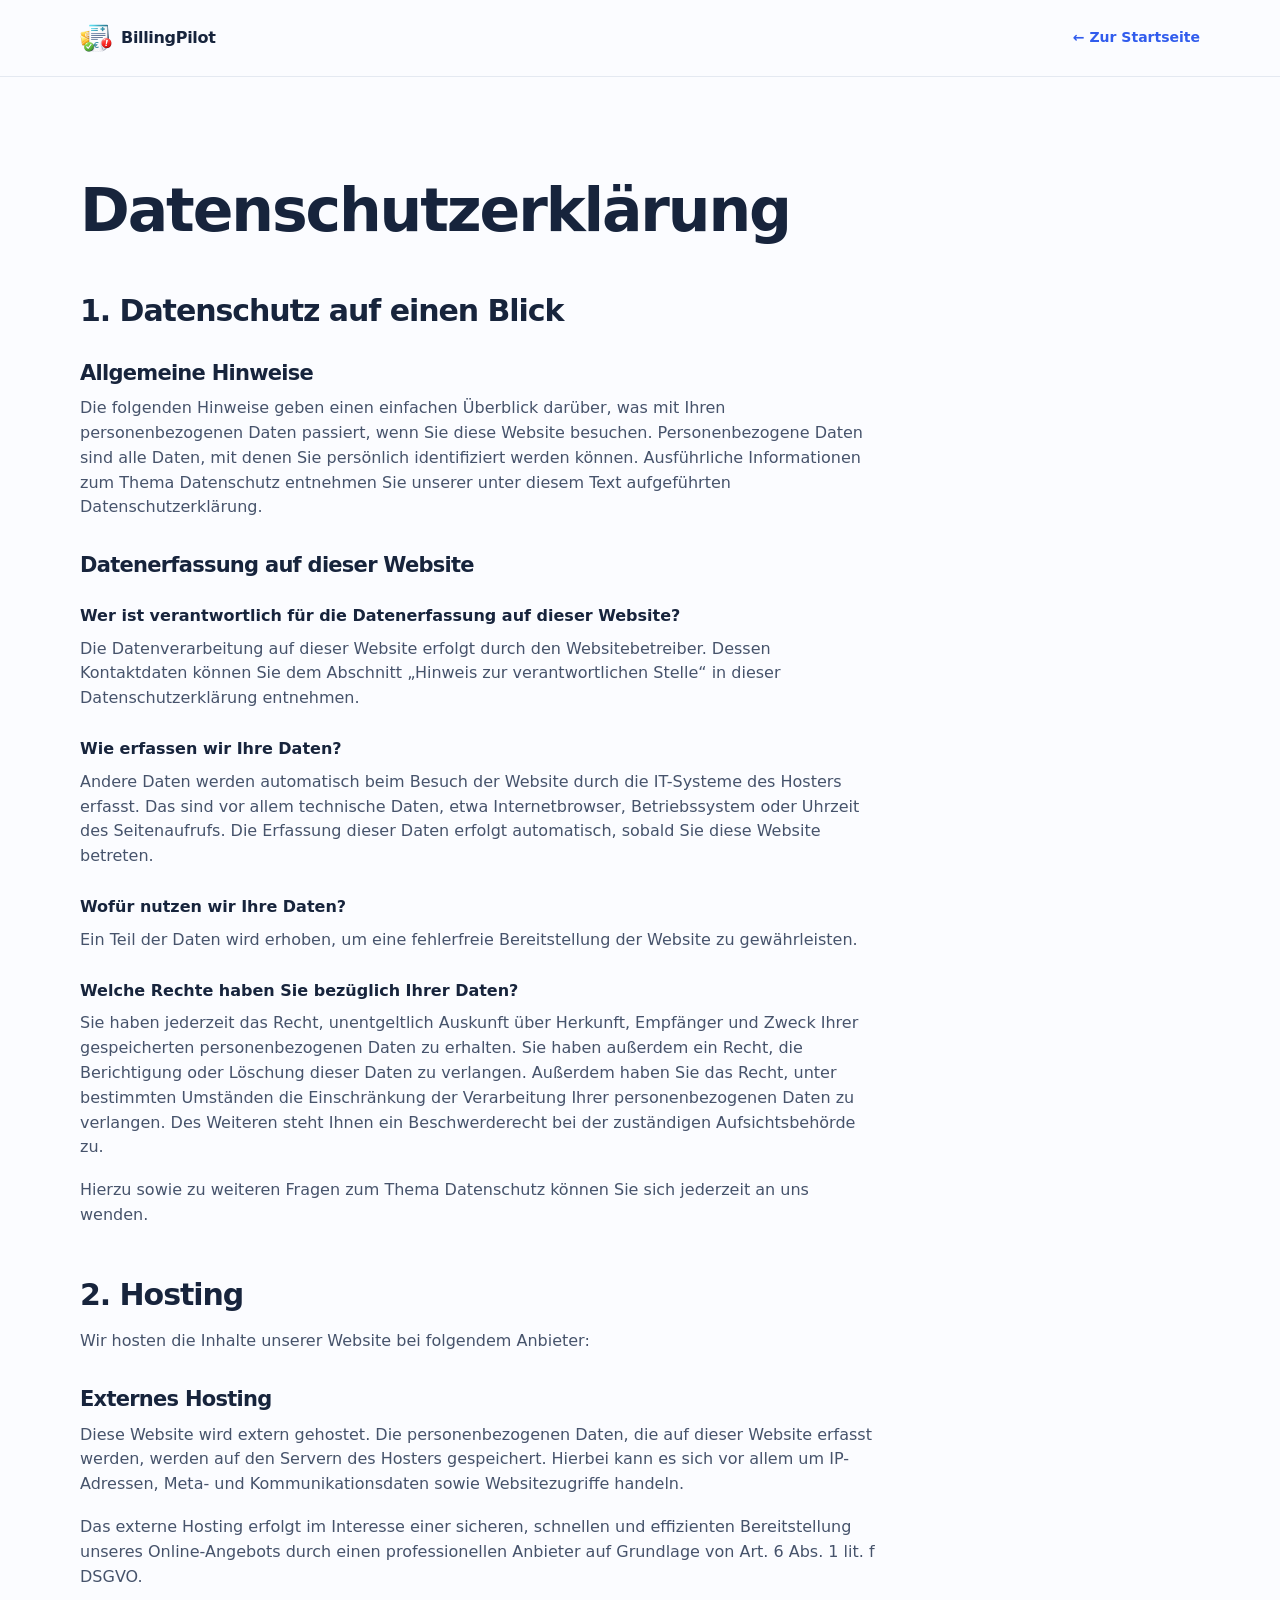
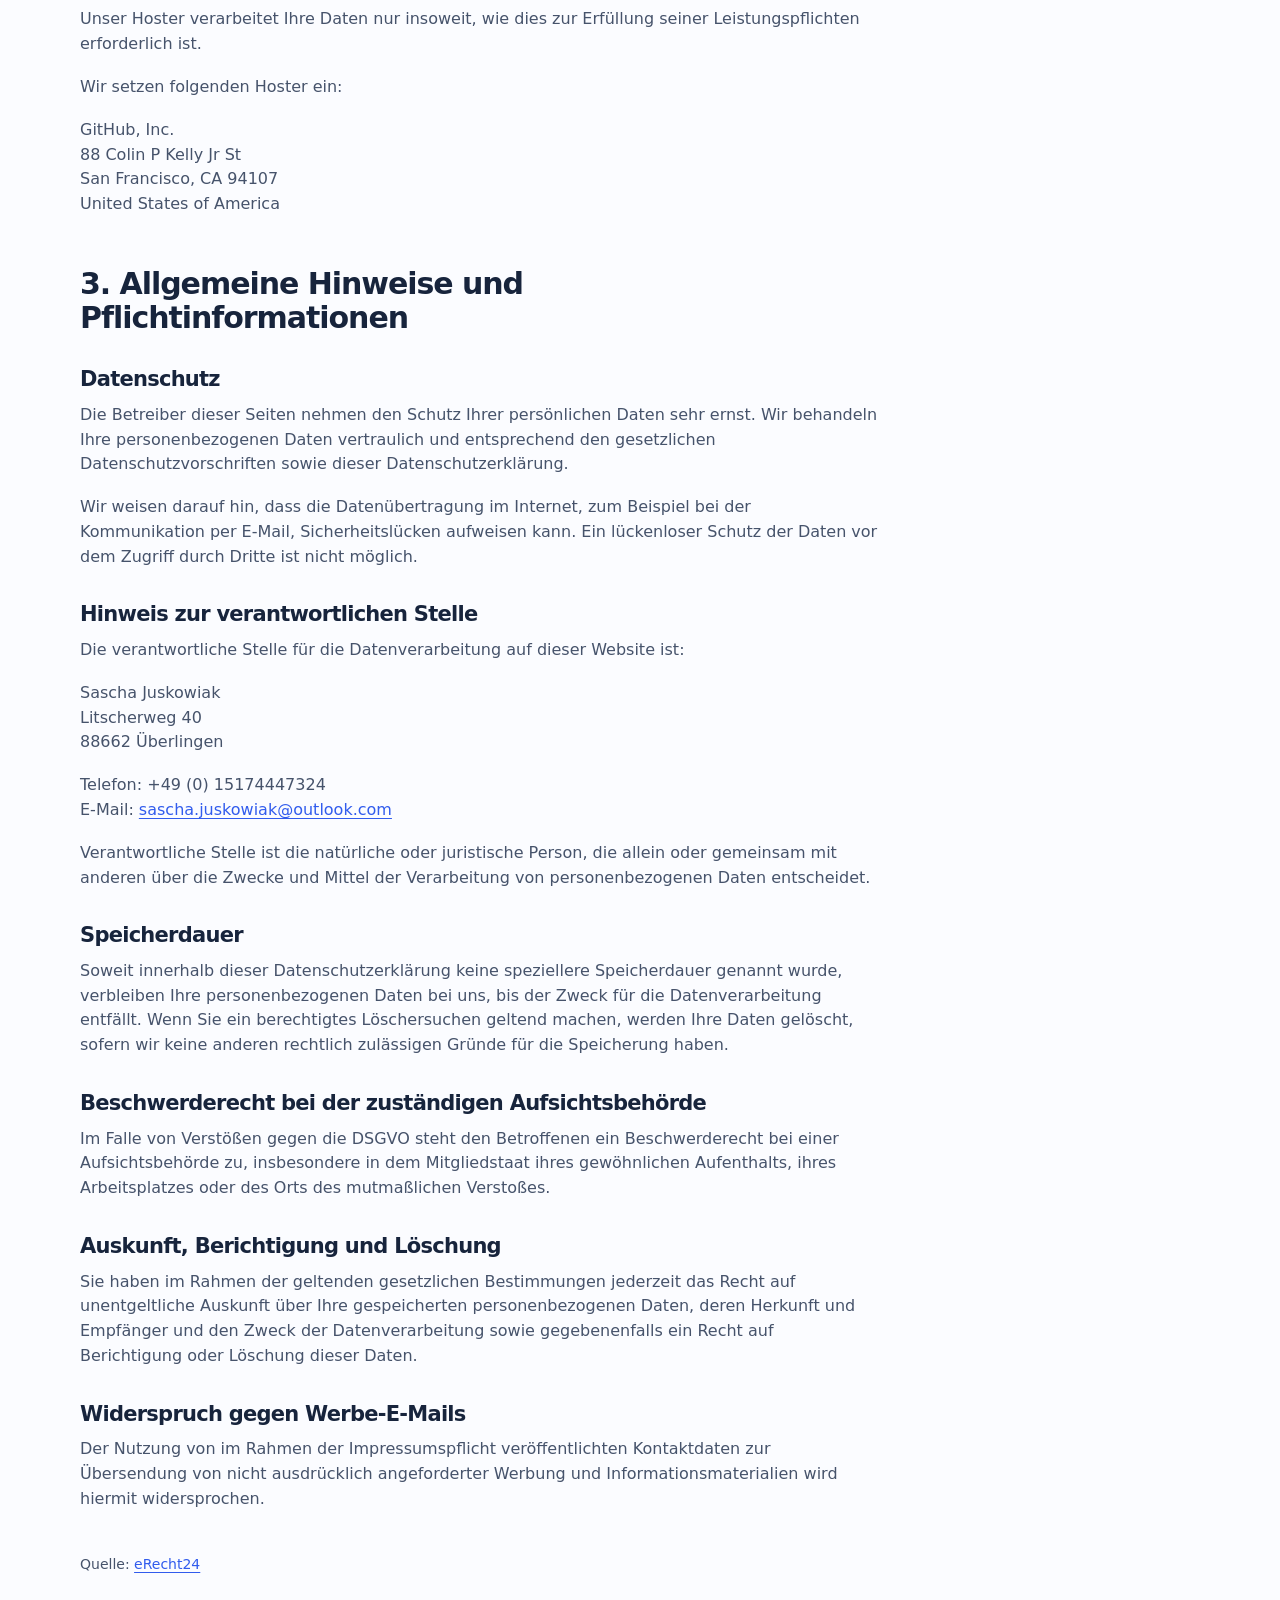
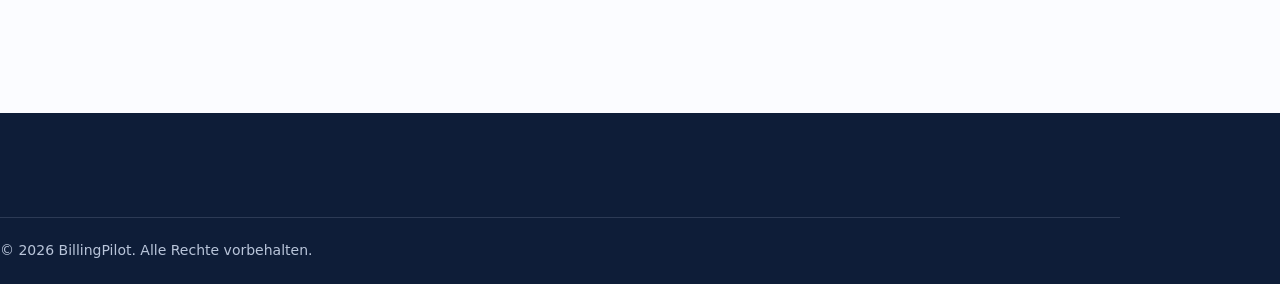
<file: datenschutz.html>
<!doctype html>
<html lang="de">
  <head>
    <meta charset="utf-8">
    <meta name="viewport" content="width=device-width, initial-scale=1">
    <meta name="description" content="Datenschutzinformationen von BillingPilot.">
    <title>Datenschutz – BillingPilot</title>
    <link rel="icon" href="assets/icons/icon_small.ico" sizes="any">
    <link rel="stylesheet" href="assets/css/site.css">
  </head>
  <body>
    <header class="site-header"><nav class="navigation wrapper" aria-label="Hauptnavigation"><a class="brand" href="index.html" aria-label="BillingPilot Startseite"><img class="brand-mark" src="assets/icons/icon.ico" alt=""><span>BillingPilot</span></a><a class="text-link" href="index.html">← Zur Startseite</a></nav></header>
    <main class="legal-page wrapper">
      <h1>Datenschutzerklärung</h1>
      <div class="legal-content">
        <h2>1. Datenschutz auf einen Blick</h2>
        <h3>Allgemeine Hinweise</h3>
        <p>Die folgenden Hinweise geben einen einfachen Überblick darüber, was mit Ihren personenbezogenen Daten passiert, wenn Sie diese Website besuchen. Personenbezogene Daten sind alle Daten, mit denen Sie persönlich identifiziert werden können. Ausführliche Informationen zum Thema Datenschutz entnehmen Sie unserer unter diesem Text aufgeführten Datenschutzerklärung.</p>
        <h3>Datenerfassung auf dieser Website</h3>
        <h4>Wer ist verantwortlich für die Datenerfassung auf dieser Website?</h4>
        <p>Die Datenverarbeitung auf dieser Website erfolgt durch den Websitebetreiber. Dessen Kontaktdaten können Sie dem Abschnitt „Hinweis zur verantwortlichen Stelle“ in dieser Datenschutzerklärung entnehmen.</p>
        <h4>Wie erfassen wir Ihre Daten?</h4>
        <p>Andere Daten werden automatisch beim Besuch der Website durch die IT-Systeme des Hosters erfasst. Das sind vor allem technische Daten, etwa Internetbrowser, Betriebssystem oder Uhrzeit des Seitenaufrufs. Die Erfassung dieser Daten erfolgt automatisch, sobald Sie diese Website betreten.</p>
        <h4>Wofür nutzen wir Ihre Daten?</h4>
        <p>Ein Teil der Daten wird erhoben, um eine fehlerfreie Bereitstellung der Website zu gewährleisten.</p>
        <h4>Welche Rechte haben Sie bezüglich Ihrer Daten?</h4>
        <p>Sie haben jederzeit das Recht, unentgeltlich Auskunft über Herkunft, Empfänger und Zweck Ihrer gespeicherten personenbezogenen Daten zu erhalten. Sie haben außerdem ein Recht, die Berichtigung oder Löschung dieser Daten zu verlangen. Außerdem haben Sie das Recht, unter bestimmten Umständen die Einschränkung der Verarbeitung Ihrer personenbezogenen Daten zu verlangen. Des Weiteren steht Ihnen ein Beschwerderecht bei der zuständigen Aufsichtsbehörde zu.</p>
        <p>Hierzu sowie zu weiteren Fragen zum Thema Datenschutz können Sie sich jederzeit an uns wenden.</p>

        <!-- Der Standardabschnitt zu Analyse-Tools bleibt deaktiviert, solange keine Analyse- oder Drittanbieter-Tools eingesetzt werden.
        <h3>Analyse-Tools und Tools von Drittanbietern</h3>
        <p>Beim Besuch dieser Website kann Ihr Surf-Verhalten statistisch ausgewertet werden.</p>
        -->

        <h2>2. Hosting</h2>
        <p>Wir hosten die Inhalte unserer Website bei folgendem Anbieter:</p>
        <h3>Externes Hosting</h3>
        <p>Diese Website wird extern gehostet. Die personenbezogenen Daten, die auf dieser Website erfasst werden, werden auf den Servern des Hosters gespeichert. Hierbei kann es sich vor allem um IP-Adressen, Meta- und Kommunikationsdaten sowie Websitezugriffe handeln.</p>
        <p>Das externe Hosting erfolgt im Interesse einer sicheren, schnellen und effizienten Bereitstellung unseres Online-Angebots durch einen professionellen Anbieter auf Grundlage von Art. 6 Abs. 1 lit. f DSGVO.</p>
        <p>Unser Hoster verarbeitet Ihre Daten nur insoweit, wie dies zur Erfüllung seiner Leistungspflichten erforderlich ist.</p>
        <p>Wir setzen folgenden Hoster ein:</p>
        <p>GitHub, Inc.<br>88 Colin P Kelly Jr St<br>San Francisco, CA 94107<br>United States of America</p>

        <h2>3. Allgemeine Hinweise und Pflichtinformationen</h2>
        <h3>Datenschutz</h3>
        <p>Die Betreiber dieser Seiten nehmen den Schutz Ihrer persönlichen Daten sehr ernst. Wir behandeln Ihre personenbezogenen Daten vertraulich und entsprechend den gesetzlichen Datenschutzvorschriften sowie dieser Datenschutzerklärung.</p>
        <p>Wir weisen darauf hin, dass die Datenübertragung im Internet, zum Beispiel bei der Kommunikation per E-Mail, Sicherheitslücken aufweisen kann. Ein lückenloser Schutz der Daten vor dem Zugriff durch Dritte ist nicht möglich.</p>
        <h3>Hinweis zur verantwortlichen Stelle</h3>
        <p>Die verantwortliche Stelle für die Datenverarbeitung auf dieser Website ist:</p>
        <p>Sascha Juskowiak<br>Litscherweg 40<br>88662 Überlingen</p>
        <p>Telefon: +49 (0) 15174447324<br>E-Mail: <a href="mailto:sascha.juskowiak@outlook.com">sascha.juskowiak@outlook.com</a></p>
        <p>Verantwortliche Stelle ist die natürliche oder juristische Person, die allein oder gemeinsam mit anderen über die Zwecke und Mittel der Verarbeitung von personenbezogenen Daten entscheidet.</p>
        <h3>Speicherdauer</h3>
        <p>Soweit innerhalb dieser Datenschutzerklärung keine speziellere Speicherdauer genannt wurde, verbleiben Ihre personenbezogenen Daten bei uns, bis der Zweck für die Datenverarbeitung entfällt. Wenn Sie ein berechtigtes Löschersuchen geltend machen, werden Ihre Daten gelöscht, sofern wir keine anderen rechtlich zulässigen Gründe für die Speicherung haben.</p>
        <h3>Beschwerderecht bei der zuständigen Aufsichtsbehörde</h3>
        <p>Im Falle von Verstößen gegen die DSGVO steht den Betroffenen ein Beschwerderecht bei einer Aufsichtsbehörde zu, insbesondere in dem Mitgliedstaat ihres gewöhnlichen Aufenthalts, ihres Arbeitsplatzes oder des Orts des mutmaßlichen Verstoßes.</p>
        <h3>Auskunft, Berichtigung und Löschung</h3>
        <p>Sie haben im Rahmen der geltenden gesetzlichen Bestimmungen jederzeit das Recht auf unentgeltliche Auskunft über Ihre gespeicherten personenbezogenen Daten, deren Herkunft und Empfänger und den Zweck der Datenverarbeitung sowie gegebenenfalls ein Recht auf Berichtigung oder Löschung dieser Daten.</p>
        <h3>Widerspruch gegen Werbe-E-Mails</h3>
        <p>Der Nutzung von im Rahmen der Impressumspflicht veröffentlichten Kontaktdaten zur Übersendung von nicht ausdrücklich angeforderter Werbung und Informationsmaterialien wird hiermit widersprochen.</p>

        <!-- Diese eRecht24-Standardabschnitte sind aktuell deaktiviert, weil die Test-Website weder eigene Cookies, ein Kontaktformular, eine Kommentarfunktion noch einen Newsletter anbietet.
        <h2>4. Datenerfassung auf dieser Website</h2>
        <h3>Cookies</h3><p>Unsere Internetseiten verwenden so genannte Cookies.</p>
        <h3>Kontaktformular</h3><p>Wenn Sie uns per Kontaktformular Anfragen zukommen lassen, werden Ihre Angaben gespeichert.</p>
        <h3>Kommentarfunktion auf dieser Website</h3><p>Für die Kommentarfunktion auf dieser Seite werden Daten verarbeitet.</p>
        <h2>5. Newsletter</h2><h3>Newsletterdaten</h3><p>Wenn Sie den auf der Website angebotenen Newsletter beziehen möchten, benötigen wir Ihre E-Mail-Adresse.</p>
        -->
        <p class="legal-source">Quelle: <a href="https://www.e-recht24.de" rel="noopener noreferrer">eRecht24</a></p>
      </div>
    </main>
    <footer class="site-footer"><p class="copyright wrapper">© <span id="year"></span> BillingPilot. Alle Rechte vorbehalten.</p></footer>
    <script src="assets/js/site.js"></script>
  </body>
</html>
</file>
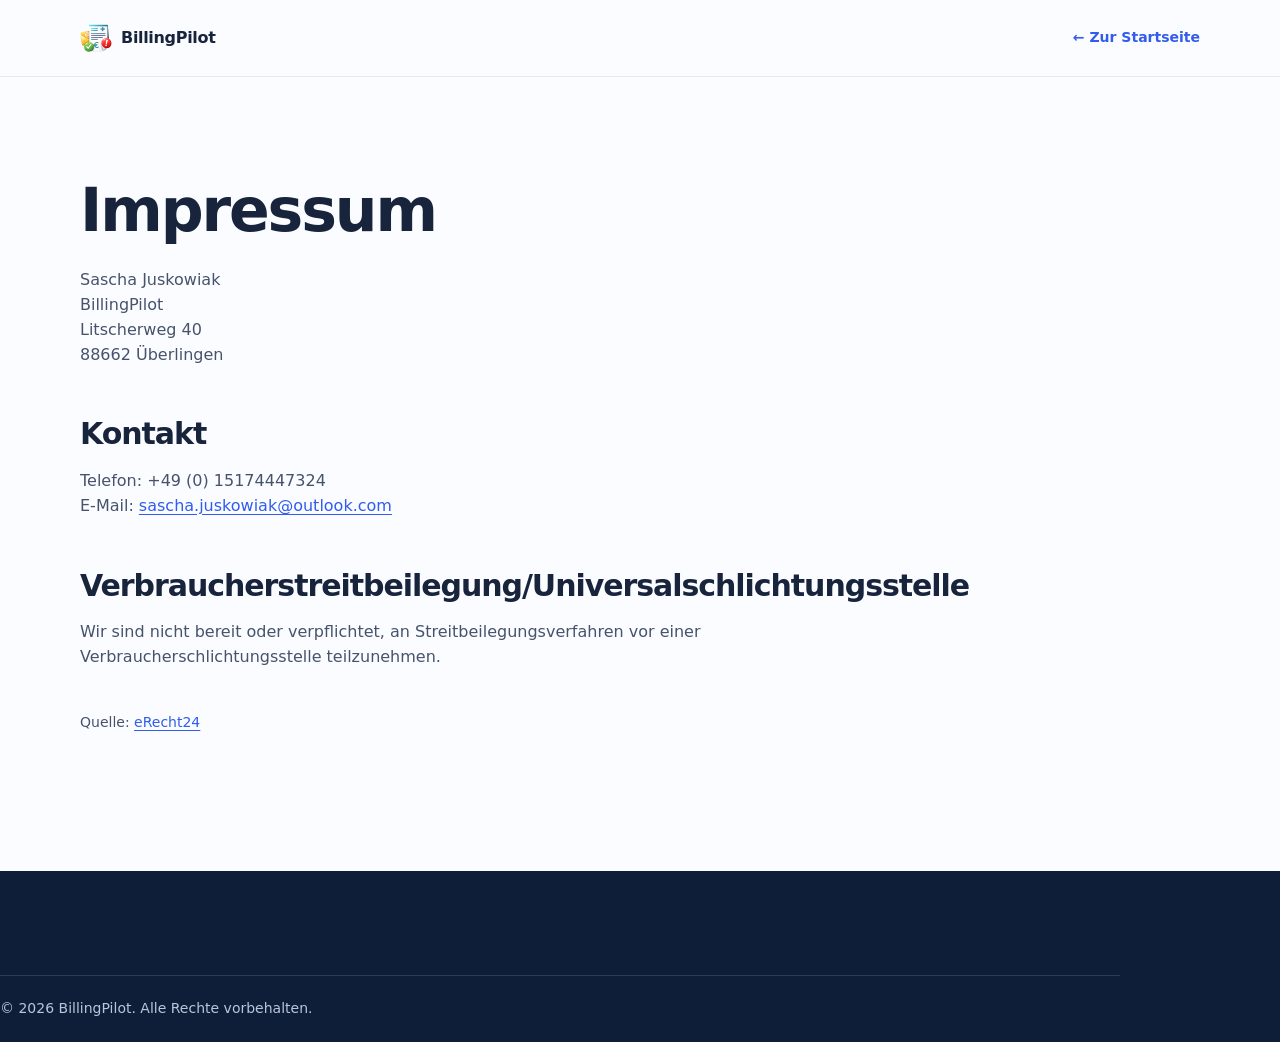
<file: impressum.html>
<!doctype html>
<html lang="de">
  <head>
    <meta charset="utf-8">
    <meta name="viewport" content="width=device-width, initial-scale=1">
    <meta name="description" content="Impressum von BillingPilot.">
    <title>Impressum – BillingPilot</title>
    <link rel="icon" href="assets/icons/icon_small.ico" sizes="any">
    <link rel="stylesheet" href="assets/css/site.css">
  </head>
  <body>
    <header class="site-header"><nav class="navigation wrapper" aria-label="Hauptnavigation"><a class="brand" href="index.html" aria-label="BillingPilot Startseite"><img class="brand-mark" src="assets/icons/icon.ico" alt=""><span>BillingPilot</span></a><a class="text-link" href="index.html">← Zur Startseite</a></nav></header>
    <main class="legal-page wrapper">
      <h1>Impressum</h1>
      <div class="legal-content">
        <p>Sascha Juskowiak<br>BillingPilot<br>Litscherweg 40<br>88662 Überlingen</p>
        <h2>Kontakt</h2>
        <p>Telefon: +49 (0) 15174447324<br>E-Mail: <a href="mailto:sascha.juskowiak@outlook.com">sascha.juskowiak@outlook.com</a></p>

        <!-- Erst veröffentlichen, wenn eine echte Umsatzsteuer-Identifikationsnummer vorliegt.
        <h2>Umsatzsteuer-ID</h2>
        <p>Umsatzsteuer-Identifikationsnummer gemäß § 27 a Umsatzsteuergesetz:<br>DE999999999</p>
        -->

        <!-- Erst veröffentlichen, wenn die konkreten Versicherungsdaten vorliegen und die Angabe erforderlich ist.
        <h2>Angaben zur Berufshaftpflichtversicherung</h2>
        <p><strong>Name und Sitz des Versicherers:</strong><br>Beispiel Versicherung AG<br>Musterweg 10<br>90210 Musterstadt</p>
        <p><strong>Geltungsraum der Versicherung:</strong><br>Deutschland</p>
        -->

        <h2>Verbraucherstreitbeilegung/Universalschlichtungsstelle</h2>
        <p>Wir sind nicht bereit oder verpflichtet, an Streitbeilegungsverfahren vor einer Verbraucherschlichtungsstelle teilzunehmen.</p>
        <p class="legal-source">Quelle: <a href="https://www.e-recht24.de" rel="noopener noreferrer">eRecht24</a></p>
      </div>
    </main>
    <footer class="site-footer"><p class="copyright wrapper">© <span id="year"></span> BillingPilot. Alle Rechte vorbehalten.</p></footer>
    <script src="assets/js/site.js"></script>
  </body>
</html>
</file>
<file: assets/css/site.css>
:root { --ink: #17243c; --muted: #62708a; --paper: #fbfcff; --line: #dce3ed; --blue: #315ced; --mint: #ceefe2; --navy: #0e1d38; --radius: 18px; }
* { box-sizing: border-box; }
html { scroll-behavior: smooth; }
body { margin: 0; color: var(--ink); background: var(--paper); font-family: "Segoe UI", system-ui, sans-serif; font-size: 16px; line-height: 1.55; }
a { color: inherit; text-decoration: none; }
.wrapper { width: min(1120px, calc(100% - 48px)); margin: 0 auto; }
.skip-link { position: absolute; left: -999px; }
.skip-link:focus { left: 20px; top: 20px; z-index: 5; padding: 10px; background: #fff; }
.site-header { position: sticky; top: 0; z-index: 2; border-bottom: 1px solid rgba(220, 227, 237, .75); background: rgba(251, 252, 255, .9); backdrop-filter: blur(12px); }
.navigation { min-height: 76px; display: flex; align-items: center; justify-content: space-between; gap: 24px; }
.brand { display: inline-flex; align-items: center; gap: 9px; font-weight: 750; letter-spacing: -.02em; }
.brand-mark { display: block; width: 32px; height: 32px; flex: 0 0 32px; object-fit: contain; }
.nav-links { display: flex; gap: 27px; font-size: 14px; font-weight: 600; color: #43506a; }
.nav-links a:hover, .footer-links a:hover { color: var(--blue); }
.menu-toggle { display: none; border: 0; background: none; color: var(--ink); font: inherit; font-weight: 700; }
.hero { overflow: hidden; padding: 100px 0 106px; background: radial-gradient(circle at 82% 14%, #e3eaff 0, transparent 25%), linear-gradient(125deg, #f9fbff 25%, #eef5ff); }
.hero-grid, .download-grid { display: grid; align-items: center; gap: clamp(24px, 4vw, 60px); }.hero-grid { grid-template-columns: 1.1fr .9fr; align-items: start; }.download-grid { grid-template-columns: 1fr 1.08fr; }.hero-grid > * { min-width: 0; }
.eyebrow { margin: 0 0 15px; color: var(--blue); font-size: 12px; font-weight: 800; letter-spacing: .12em; text-transform: uppercase; }
h1, h2, h3, p { margin-top: 0; }
h1, h2, h3 { line-height: 1.12; letter-spacing: -.035em; }
h1 { max-width: 700px; margin-bottom: 24px; font-size: clamp(42px, 5vw, 68px); }
h2 { max-width: 660px; margin-bottom: 18px; font-size: clamp(31px, 3.7vw, 48px); }
h3 { margin-bottom: 10px; font-size: 21px; }
.lead, .section-lead { max-width: 610px; color: var(--muted); font-size: 18px; }
.hero-actions { display: flex; flex-wrap: wrap; align-items: center; gap: 25px; margin-top: 33px; }
.button { display: inline-flex; align-items: center; justify-content: center; min-height: 48px; padding: 0 20px; border: 0; border-radius: 10px; font: inherit; font-weight: 750; }
.button-primary { background: var(--blue); color: #fff; box-shadow: 0 12px 26px rgba(49, 92, 237, .22); }
.button-primary:hover { background: #244bd0; }
.text-link { color: var(--blue); font-size: 14px; font-weight: 750; }
.hero-note { margin: 30px 0 0; color: #79849a; font-size: 13px; }
.hero-screenshot.screenshot-trigger { width: 100%; max-width: 560px; margin-top: 70px; justify-self: end; overflow: hidden; border: 1px solid #dce5f6; border-radius: var(--radius); background: #fff; box-shadow: 0 30px 60px rgba(31, 55, 104, .14); transform: rotate(2deg); }
.hero-screenshot img { display: block; width: 100%; height: auto; }
.intro { padding: 116px 0; }.feature-grid { display: grid; grid-template-columns: repeat(3, 1fr); gap: 20px; margin-top: 48px; }.feature-card { min-height: 235px; padding: 29px; border: 1px solid var(--line); border-radius: var(--radius); background: #fff; }.feature-card p, .steps p, .security-panel p, .release-card p { color: var(--muted); font-size: 14px; }.feature-number { display: block; margin-bottom: 46px; color: var(--blue); font-size: 13px; font-weight: 800; }
.product-showcase { padding: 0 0 116px; }.showcase-heading { display: flex; align-items: end; justify-content: space-between; gap: 48px; margin-bottom: 46px; }.showcase-heading .section-lead { margin: 0; }.showcase-carousel { position: relative; max-width: 940px; margin: 0 auto; }.showcase-carousel-controls { display: flex; align-items: center; justify-content: flex-end; gap: 11px; margin-bottom: 14px; }.carousel-navigation { display: grid; width: 36px; height: 36px; place-items: center; border: 1px solid var(--line); border-radius: 50%; background: #fff; color: var(--ink); cursor: pointer; font-size: 27px; line-height: 1; }.carousel-navigation:hover { border-color: #aeb9ca; background: #f4f7fb; }.carousel-navigation:focus-visible { outline: 3px solid var(--blue); outline-offset: 2px; }.carousel-position { min-width: 104px; color: var(--muted); text-align: center; font-size: 13px; font-weight: 700; }.screenshot-card { overflow: hidden; border: 1px solid var(--line); border-radius: var(--radius); background: #fff; box-shadow: 0 16px 35px rgba(29, 47, 86, .08); }.screenshot-card > div { padding: 25px 27px 28px; }.screenshot-card .eyebrow { margin-bottom: 10px; }.screenshot-card h3 { margin-bottom: 9px; }.screenshot-card p:last-child, .showcase-note { margin-bottom: 0; color: var(--muted); font-size: 14px; }.showcase-note { margin-top: 25px; text-align: center; }
.screenshot-trigger { position: relative; display: block; width: 100%; padding: 0; border: 0; background: #eaf0fa; cursor: zoom-in; text-align: left; }.screenshot-trigger img { display: block; width: 100%; height: auto; }.screenshot-zoom { position: absolute; right: 15px; bottom: 15px; padding: 7px 11px; border-radius: 999px; background: rgba(14, 29, 56, .82); color: #fff; font-size: 12px; font-weight: 700; opacity: 0; transform: translateY(5px); transition: opacity .18s ease, transform .18s ease; }.screenshot-trigger:hover .screenshot-zoom, .screenshot-trigger:focus-visible .screenshot-zoom { opacity: 1; transform: translateY(0); }.screenshot-trigger:focus-visible { outline: 3px solid var(--blue); outline-offset: 3px; }
.screenshot-dialog { width: min(1440px, calc(100vw - 36px)); max-width: none; max-height: calc(100vh - 36px); padding: 0; border: 0; border-radius: var(--radius); background: #fff; box-shadow: 0 25px 80px rgba(0, 0, 0, .42); }.screenshot-dialog::backdrop { background: rgba(8, 17, 34, .74); }.screenshot-dialog-content { display: grid; max-height: calc(100vh - 36px); }.screenshot-dialog-header { display: flex; align-items: center; justify-content: space-between; gap: 16px; padding: 13px 16px 13px 22px; border-bottom: 1px solid var(--line); }.screenshot-dialog-header p { margin: 0; font-weight: 800; }.screenshot-dialog-controls { display: flex; align-items: center; gap: 13px; }.screenshot-dialog-position { color: var(--muted); font-size: 13px; font-weight: 700; }.dialog-close, .dialog-navigation { display: grid; place-items: center; border: 1px solid var(--line); background: #fff; color: var(--ink); cursor: pointer; }.dialog-close { width: 36px; height: 36px; border-radius: 50%; font-size: 26px; line-height: 1; }.dialog-close:hover, .dialog-navigation:hover { border-color: #aeb9ca; background: #f4f7fb; }.screenshot-dialog-stage { position: relative; display: grid; min-height: 0; max-height: calc(100vh - 114px); padding: 0 64px; background: #f4f7fb; }.screenshot-dialog-image { display: block; max-width: 100%; max-height: calc(100vh - 114px); margin: auto; object-fit: contain; }.dialog-navigation { position: absolute; top: 50%; z-index: 1; width: 42px; height: 42px; border-radius: 50%; box-shadow: 0 4px 16px rgba(14, 29, 56, .14); font-size: 31px; line-height: 1; transform: translateY(-50%); }.dialog-previous { left: 13px; }.dialog-next { right: 13px; }.dialog-navigation:focus-visible, .dialog-close:focus-visible { outline: 3px solid var(--blue); outline-offset: 2px; }
.workflow { padding: 105px 0; background: var(--navy); color: #f6f8ff; }.workflow-grid { display: grid; grid-template-columns: .8fr 1.2fr; gap: 88px; }.workflow .eyebrow { color: #8ca6ff; }.workflow h2 { max-width: 390px; }.steps { display: grid; gap: 28px; padding: 0; margin: 0; list-style: none; }.steps li { display: flex; gap: 19px; }.steps li > span { display: grid; flex: 0 0 33px; height: 33px; place-items: center; border-radius: 50%; background: rgba(140, 166, 255, .17); color: #a8bbff; font-weight: 800; }.steps h3 { margin: 3px 0 6px; color: #fff; }.steps p { margin-bottom: 0; color: #bfcae0; }
.security { padding: 110px 0; }.security-panel { display: grid; grid-template-columns: 1fr 1fr; gap: 65px; padding: clamp(30px, 5vw, 64px); border-radius: var(--radius); background: var(--mint); }.security-panel .eyebrow { color: #197255; }.security-panel p:last-child { align-self: end; color: #315d4f; font-size: 17px; }
.licensing { scroll-margin-top: 108px; padding: 0 0 110px; }.licensing-grid { display: grid; grid-template-columns: repeat(3, 1fr); gap: 20px; margin-top: 46px; }.licensing-card { min-height: 250px; padding: 29px; border: 1px solid var(--line); border-radius: var(--radius); background: #fff; }.licensing-card p { color: var(--muted); font-size: 14px; }.licensing-card-accent { border-color: #cfd9ff; background: #f3f6ff; }.licensing-card-accent .text-link { display: inline-block; margin-top: 12px; }
.download { padding: 100px 0; border-top: 1px solid var(--line); background: #f2f5fb; }.release-card { padding: 30px; border-radius: var(--radius); background: #fff; box-shadow: 0 15px 40px rgba(29, 47, 86, .08); }.release-label { color: var(--blue); font-size: 12px; font-weight: 800; text-transform: uppercase; letter-spacing: .08em; }.release-card h3 { margin-top: 20px; }.release-card .button-primary { width: 100%; margin: 4px 0 18px; }.release-meta { border-top: 1px solid var(--line); padding-top: 17px; font-size: 12px !important; }.release-meta a { color: var(--blue); text-decoration: underline; text-underline-offset: 3px; }
.site-footer { padding: 58px 0 22px; background: var(--navy); color: #fff; }.footer-grid { display: flex; justify-content: space-between; gap: 40px; }.site-footer p { margin: 13px 0 0; color: #b9c5da; font-size: 14px; }.footer-links { display: flex; flex-wrap: wrap; align-content: start; justify-content: flex-end; gap: 12px 25px; color: #c7d1e2; font-size: 14px; }.copyright { margin-top: 46px !important; padding-top: 22px; border-top: 1px solid rgba(197, 210, 235, .16); }
.legal-page { min-height: calc(100vh - 200px); padding-top: 100px; padding-bottom: 120px; }.legal-page h1 { font-size: clamp(40px, 5vw, 60px); }.legal-notice { max-width: 750px; margin-top: 48px; padding: 29px; border-left: 4px solid var(--blue); border-radius: 0 var(--radius) var(--radius) 0; background: #edf2ff; }.legal-notice h2 { margin-bottom: 12px; font-size: 25px; }.legal-notice p { margin-bottom: 0; color: #405174; }
.legal-content { max-width: 800px; color: #46536b; }.legal-content h2 { margin: 50px 0 18px; color: var(--ink); font-size: 30px; }.legal-content h3 { margin: 34px 0 11px; color: var(--ink); font-size: 21px; }.legal-content h4 { margin: 26px 0 8px; color: var(--ink); font-size: 16px; }.legal-content p { margin-bottom: 18px; }.legal-content ul { margin: -4px 0 20px; padding-left: 24px; }.legal-content li { margin-bottom: 9px; }.legal-content a { color: var(--blue); text-decoration: underline; text-underline-offset: 3px; }.legal-source { margin-top: 42px; font-size: 14px; }
@media (min-width: 1500px) { .wrapper { width: min(1360px, calc(100% - 96px)); }.showcase-carousel { max-width: 1080px; margin: 0 auto; } }
@media (max-width: 760px) { .wrapper { width: min(100% - 36px, 600px); }.navigation { min-height: 65px; }.menu-toggle { display: block; }.nav-links { display: none; position: absolute; top: 65px; right: 18px; left: 18px; flex-direction: column; gap: 0; padding: 10px 17px; border: 1px solid var(--line); border-radius: 12px; background: #fff; box-shadow: 0 10px 30px rgba(25, 38, 64, .1); }.nav-links.is-open { display: flex; }.nav-links a { padding: 10px 0; }.hero { padding: 64px 0 72px; }.hero-grid, .download-grid, .workflow-grid, .security-panel, .licensing-grid { grid-template-columns: 1fr; }.hero-screenshot.screenshot-trigger { width: min(100%, 560px); max-width: none; margin: 12px auto 0; transform: none; }.intro, .security { padding: 76px 0; }.licensing { padding-bottom: 76px; }.licensing-grid { margin-top: 32px; }.licensing-card { min-height: auto; }.product-showcase { padding-bottom: 76px; }.showcase-heading { display: block; margin-bottom: 32px; }.showcase-heading .section-lead { margin-top: 20px; }.screenshot-dialog-stage { padding: 0 48px; }.dialog-navigation { width: 36px; height: 36px; font-size: 27px; }.dialog-previous { left: 6px; }.dialog-next { right: 6px; }.feature-grid { grid-template-columns: 1fr; margin-top: 32px; }.feature-card { min-height: auto; }.feature-number { margin-bottom: 28px; }.workflow, .download { padding: 75px 0; }.workflow-grid { gap: 38px; }.footer-grid { flex-direction: column; }.footer-links { justify-content: flex-start; } }
</file>
